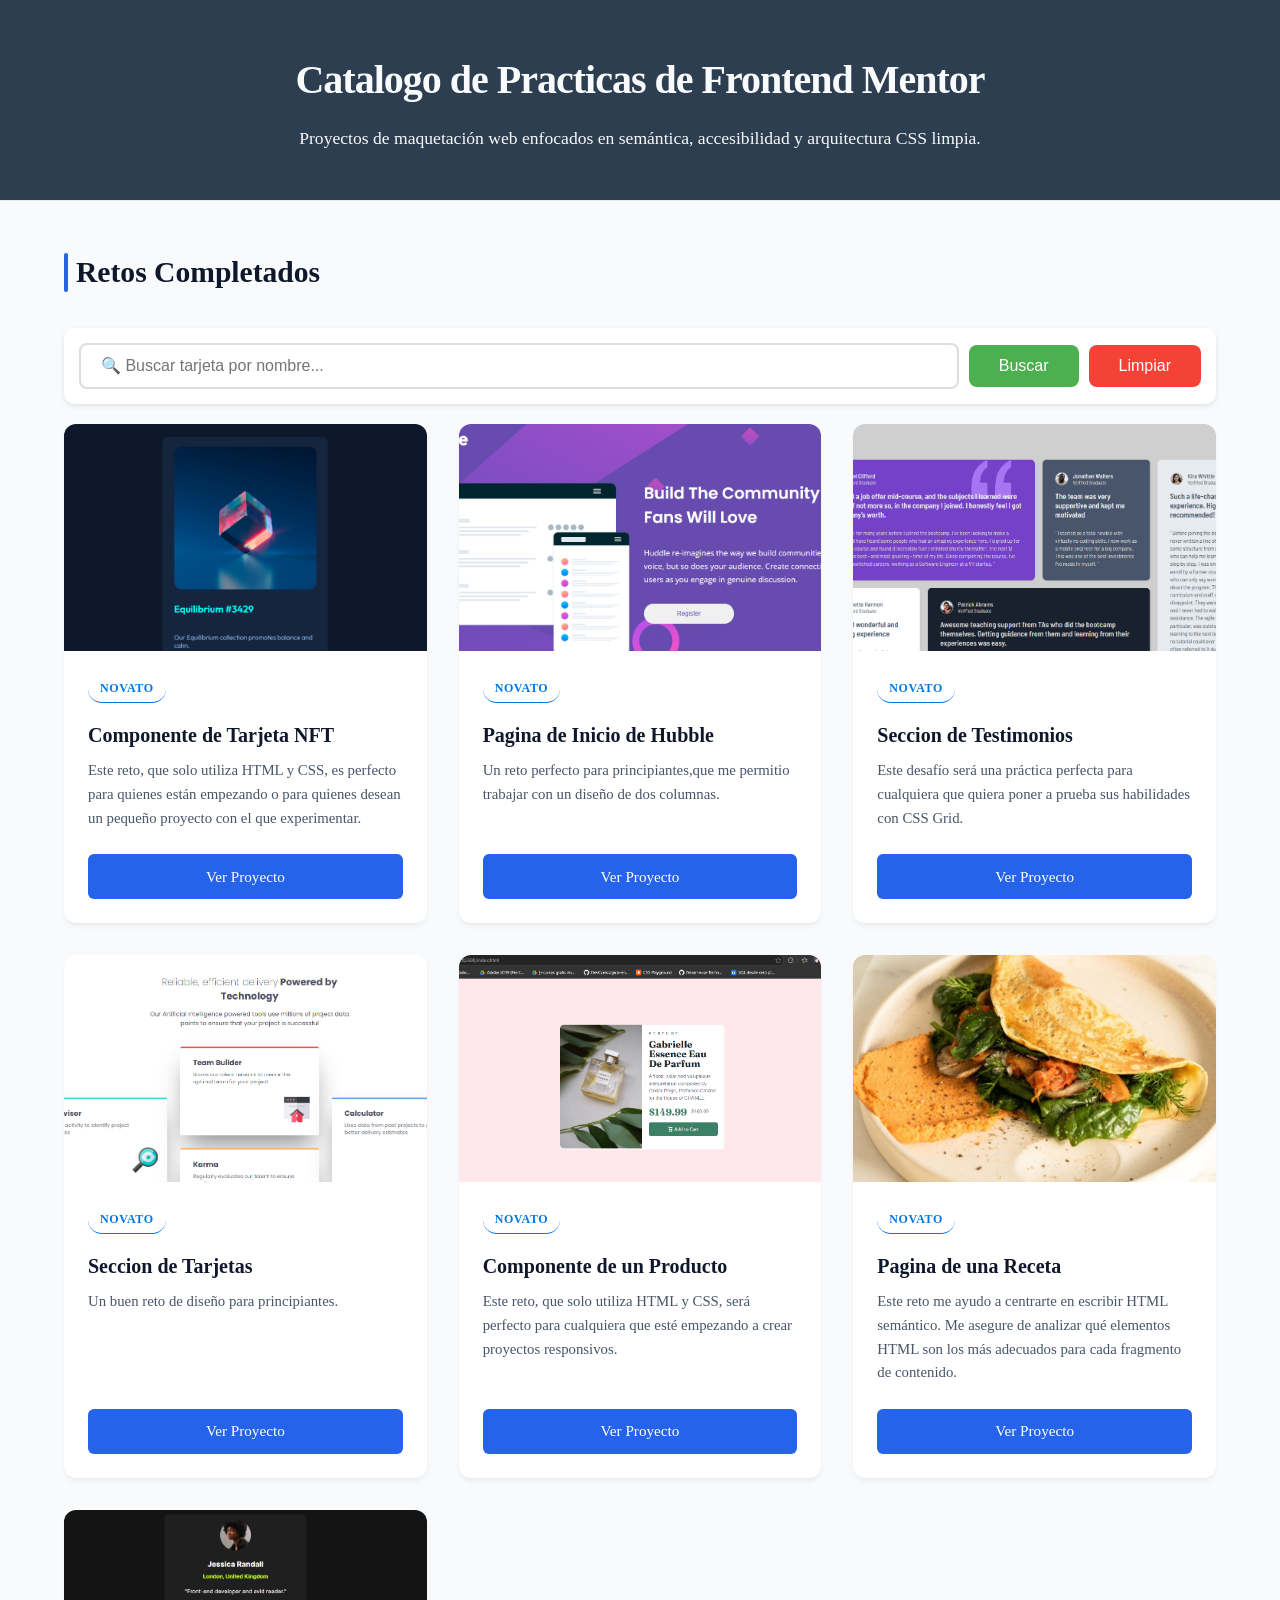
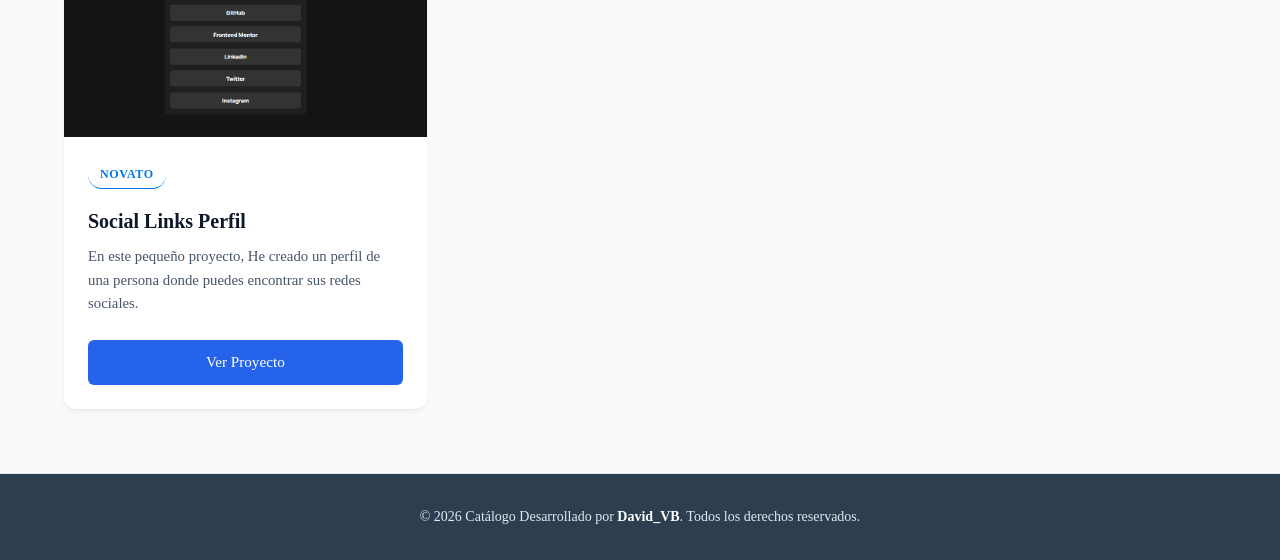
<file: index.html>
<!DOCTYPE html>
<html lang="es">

<head>
    <meta charset="UTF-8">
    <meta name="viewport" content="width=device-width, initial-scale=1.0">

    <title>Catálogo de Miniproyectos Frontend | Tu Nombre</title>
    <meta name="description"
        content="Explora mi colección de retos frontend de maquetación avanzada utilizando HTML, CSS semántico, layouts con Grid, Flexbox y metodología BEM.">
    <meta name="robots" content="index, follow">
    <link rel="canonical" href="https://tu-usuario.github.io/nombre-del-repositorio/">

    <link rel="preconnect" href="https://fonts.googleapis.com">
    <link rel="preconnect" href="https://fonts.gstatic.com" crossorigin>
    <link href="https://fonts.googleapis.com/css2?family=Inter:wght@400;500;600;700&display=swap" rel="stylesheet">

    <link rel="stylesheet" href="main_Style.css">
</head>

<body>

    <header class="header">
        <div class="header__container">
            <h1 class="header__title">Catalogo de Practicas de Frontend Mentor</h1>
            <p class="header__subtitle">Proyectos de maquetación web enfocados en semántica, accesibilidad y
                arquitectura CSS limpia.</p>
        </div>
    </header>

    <main class="main-content">

        <section class="catalog" aria-labelledby="catalog-title">
            <h2 id="catalog-title" class="catalog__title">Retos Completados</h2>

            <!-- ===== BUSCADOR ===== -->
            <div class="buscador">
                <input type="text" id="buscadorInput" placeholder="🔍 Buscar tarjeta por nombre...">
                <button onclick="buscarTarjetas()">Buscar</button>
                <button class="limpiar" onclick="limpiarBusqueda()">Limpiar</button>
            </div>

            <div class="catalog__grid">


                <!-- Mensaje sin resultados -->
                <div class="sin-resultados" id="sinResultados">
                    😕 No se encontraron tarjetas
                </div>


                <article class="project-card">
                    <div class="project-card__preview">
                        <img src="List_Screenshot/Sixth_Challenge.png" alt="Vista previa de Componente de NTF Card"
                            class="project-card__img" loading="lazy">
                    </div>
                    <div class="project-card__content">
                        <span class="project-card__badge project-card__badge--Novato">Novato</span>
                        <h3 class="project-card__title">Componente de Tarjeta NFT</h3>
                        <p class="project-card__description">Este reto, que solo utiliza HTML y CSS, es perfecto para
                            quienes están empezando o para quienes desean un pequeño proyecto con el que experimentar.
                        </p>
                        <div class="project-card__actions">
                            <a href="https://david-vb03.github.io/My_Practices_portfolio/Newbie_Level/NTF_Card_Component/index.html"
                                class="project-card__link">Ver
                                Proyecto</a>
                        </div>
                    </div>
                </article>

                <article class="project-card">
                    <div class="project-card__preview">
                        <img src="List_Screenshot/Fourth_Challenge.png" alt="Vista previa de la pagina de inicio Hubble"
                            class="project-card__img" loading="lazy">
                    </div>
                    <div class="project-card__content">
                        <span class="project-card__badge project-card__badge--Novato">Novato</span>
                        <h3 class="project-card__title">Pagina de Inicio de Hubble</h3>
                        <p class="project-card__description">Un reto perfecto para principiantes,que me permitio
                            trabajar con un diseño de dos columnas.</p>
                        <div class="project-card__actions">
                            <a href="https://david-vb03.github.io/My_Practices_portfolio/Newbie_Level/Hubble_Simple_LandingPage/index.html"
                                class="project-card__link">Ver
                                Proyecto</a>
                        </div>
                    </div>
                </article>



                <article class="project-card">
                    <div class="project-card__preview">
                        <img src="List_Screenshot/Fifth_evidence.png" alt="Vista previa del reto Testimonial section"
                            class="project-card__img" loading="lazy">
                    </div>
                    <div class="project-card__content">
                        <span class="project-card__badge project-card__badge--Novato">Novato</span>
                        <h3 class="project-card__title">Seccion de Testimonios</h3>
                        <p class="project-card__description">Este desafío será una práctica perfecta para cualquiera que
                            quiera poner a prueba sus habilidades con CSS Grid.</p>
                        <div class="project-card__actions">
                            <a href="https://david-vb03.github.io/Card_Feature_section/" class="project-card__link">Ver
                                Proyecto</a>
                        </div>
                    </div>
                </article>

                <article class="project-card">
                    <div class="project-card__preview">
                        <img src="List_Screenshot/BACKGROUND.png" alt="Vista previa del reto Card Section"
                            class="project-card__img" loading="lazy">
                    </div>
                    <div class="project-card__content">
                        <span class="project-card__badge project-card__badge--Novato">Novato</span>
                        <h3 class="project-card__title">Seccion de Tarjetas</h3>
                        <p class="project-card__description">Un buen reto de diseño para principiantes.</p>
                        <div class="project-card__actions">
                            <a href="https://david-vb03.github.io/Card_Feature_section/" class="project-card__link">Ver
                                Proyecto</a>
                        </div>
                    </div>
                </article>

                <article class="project-card">
                    <div class="project-card__preview">
                        <img src="List_Screenshot/evidence.png"
                            alt="Vista previa del diseño escalonado con cuatro tarjetas" class="project-card__img"
                            loading="lazy">
                    </div>
                    <div class="project-card__content">
                        <span class="project-card__badge project-card__badge--Novato">Novato</span>
                        <h3 class="project-card__title">Componente de un Producto</h3>
                        <p class="project-card__description">Este reto, que solo utiliza HTML y CSS, será perfecto para
                            cualquiera que esté empezando a crear proyectos responsivos.</p>
                        <div class="project-card__actions">
                            <a href="https://david-vb03.github.io/Product_preview_component/"
                                class="project-card__link">Ver Proyecto</a>
                        </div>
                    </div>
                </article>

                <article class="project-card">
                    <div class="project-card__preview">
                        <img src="List_Screenshot/image-omelette.jpeg" alt="Vista previa del reto Stats Preview Card"
                            class="project-card__img" loading="lazy">
                    </div>
                    <div class="project-card__content">
                        <span class="project-card__badge project-card__badge--Novato">Novato</span>
                        <h3 class="project-card__title">Pagina de una Receta</h3>
                        <p class="project-card__description">Este reto me ayudo a centrarte en escribir HTML semántico.
                            Me asegure de analizar qué elementos HTML son los más adecuados para cada fragmento de
                            contenido.</p>
                        <div class="project-card__actions">
                            <a href="https://david-vb03.github.io/Recipe_Website/" class="project-card__link">Ver
                                Proyecto</a>
                        </div>
                    </div>
                </article>
                <article class="project-card">
                    <div class="project-card__preview">
                        <img src="List_Screenshot/screenshot.png" alt="Vista previa del Social Link perfil"
                            class="project-card__img" loading="lazy">
                    </div>
                    <div class="project-card__content">
                        <span class="project-card__badge project-card__badge--Novato">Novato</span>
                        <h3 class="project-card__title">Social Links Perfil</h3>
                        <p class="project-card__description">En este pequeño proyecto,
                            He creado un perfil de una persona donde puedes encontrar sus redes sociales.</p>
                        <div class="project-card__actions">
                            <a href="https://david-vb03.github.io/Social_Links_Profile/" class="project-card__link">Ver
                                Proyecto</a>
                        </div>
                    </div>
                </article>

            </div>
        </section>
    </main>

    <footer class="footer">
        <p class="footer__text">&copy; 2026 Catálogo Desarrollado por <a href="https://github.com/David-VB03"
                target="_blank" rel="no opener noreferrer ">David_VB</a>. Todos los derechos
            reservados.</p>
    </footer>
    <script src="main_script.js"></script>
</body>

</html>
</file>
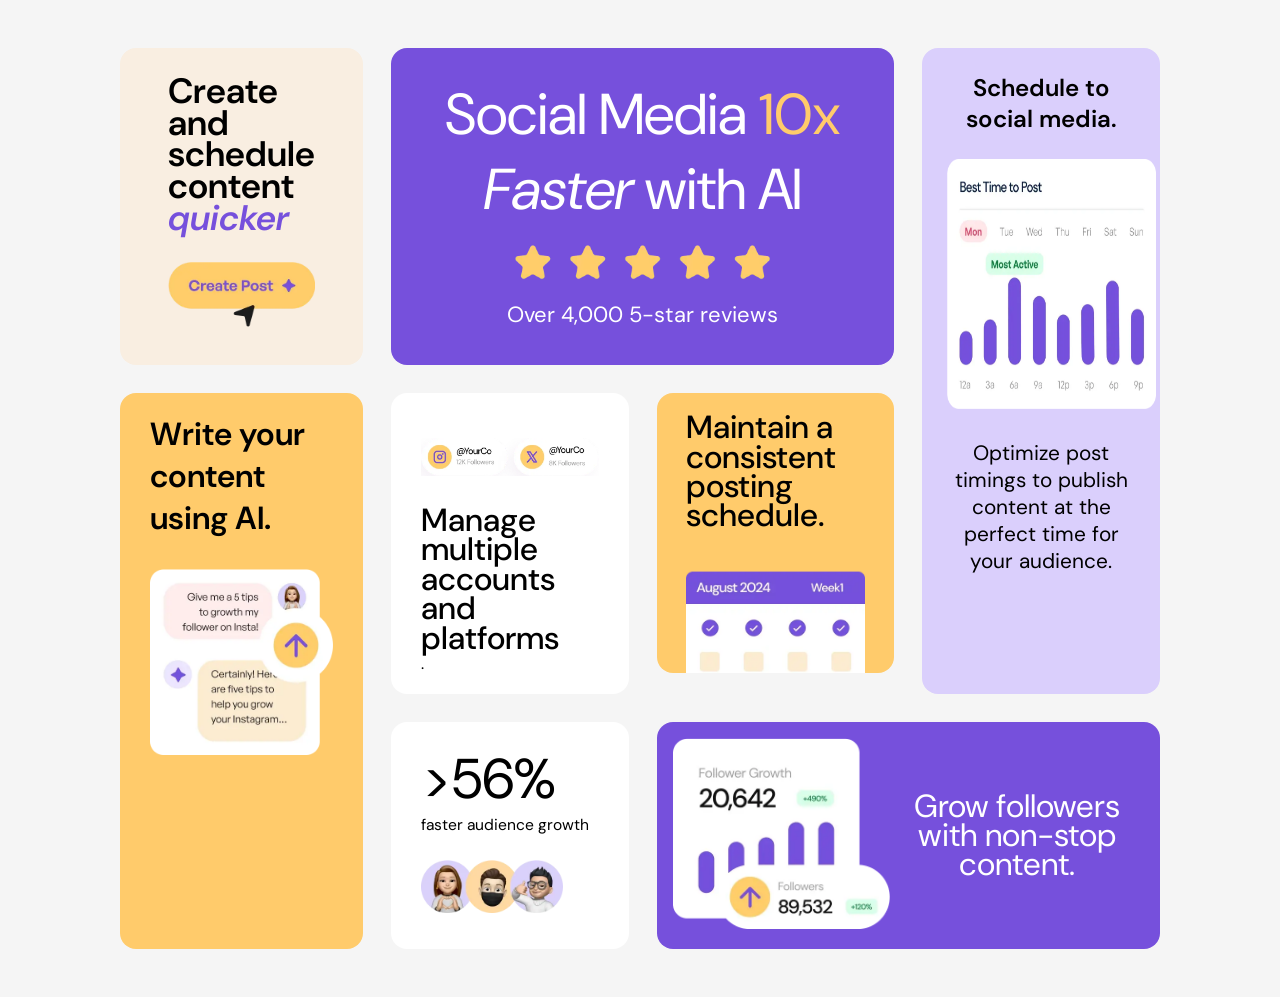
<file: Junior_Level/Bento_Grid/index.html>
<!DOCTYPE html>
<html lang="en">

<head>
  <meta charset="UTF-8">
  <meta name="viewport" content="width=device-width, initial-scale=1.0">
  <!-- displays site properly based on user's device -->
  <link rel="preconnect" href="https://fonts.googleapis.com">
  <link rel="preconnect" href="https://fonts.gstatic.com" crossorigin>
  <link
    href="https://fonts.googleapis.com/css2?family=DM+Sans:ital,opsz,wght@0,9..40,100..1000;1,9..40,100..1000&display=swap"
    rel="stylesheet">
  <link rel="icon" type="image/png" sizes="32x32" href="./assets/images/favicon-32x32.png">
  <link rel="stylesheet" href="grid_styles.css">
  <title>Frontend Mentor | Bento grid</title>

  <!-- Feel free to remove these styles or customise in your own stylesheet 👍 -->
  <!--<style>
    .attribution {
      font-size: 0.6875rem;
      text-align: center;
    }

    .attribution a {
      color: hsl(228, 45%, 44%);
    }
  </style>-->
</head>

<body>
  <main class="content">
    <Section class="content__item content__item--first">
      <p class="conten__text--first">Social Media <span>10x</span> <i>Faster</i> with AI</p>
      <div class="content__container--first">
        <img src="./assets/images/illustration-five-stars.webp" alt="" aria-hidden="true">
        <p class="content__message--first">Over 4,000 5-star reviews
        <p>
      </div>
    </Section>


    <Secction class="content__item content__item--second">
      <div class="content__container content__container--second">
        <img src="./assets/images/illustration-multiple-platforms.webp" alt="" aria-hidden="true">
      </div>
      <p class="content__text--second">Manage multiple accounts and platforms</p>.
    </Secction>

    <Secction class="content__item content__item--third">
      <p class="content__text--third">Maintain a consistent posting schedule.</p>
      <div class="content__container--third">
        <img src="./assets/images/illustration-consistent-schedule.webp" alt="" aria-hidden="true">
      </div>
    </Secction>

    <Section class="content__item content__item--fourth">
      <p class="content__title--fourth">Schedule to social media.</p>
      <div class="content__container--fourth">
        <img src="./assets/images/illustration-schedule-posts.webp" alt="" aria-hidden="true">
      </div>
      <span class="content__message--fourth">Optimize post timings to publish content at the perfect time for your
        audience.</span>
    </Section>

    <Secction class="content__item content__item--fifth">
      <div class="content__container--fifth">
        <img src="./assets/images/illustration-grow-followers.webp" alt="" aria-hidden="true">

      </div>
      <p class="content__text--fifth">Grow followers with non-stop content.</p>
    </Secction>

    <Secction class="content__item content__item--sixth">
      <h3 class="content__percentage"> >56%</h3>
      <p class="conten__text--sixth"> faster audience growth</p>
      <div class="content__container--sixth">
        <img src="./assets/images/illustration-audience-growth.webp" alt="" aria-hidden="true">
      </div>
    </Secction>

    <Section class="content__item content__item--seventh">
      <p class="content__text--seventh">Create and schedule content <i>quicker</i></p>
      <div class="content__container--seventh">
        <img src="./assets/images/illustration-create-post.webp" alt="" aria-hidden="true">
      </div>
    </Section>

    <Secction class="content__item content__item--eigth">
      <p class="conten__text--eigth">Write your content using AI.</p>
      <div class="content__container--eigth">

        <img src="./assets/images/illustration-ai-content.webp" alt="" aria-hidden="true">

      </div>
    </Secction>





  </main>

</body>

</html>
</file>
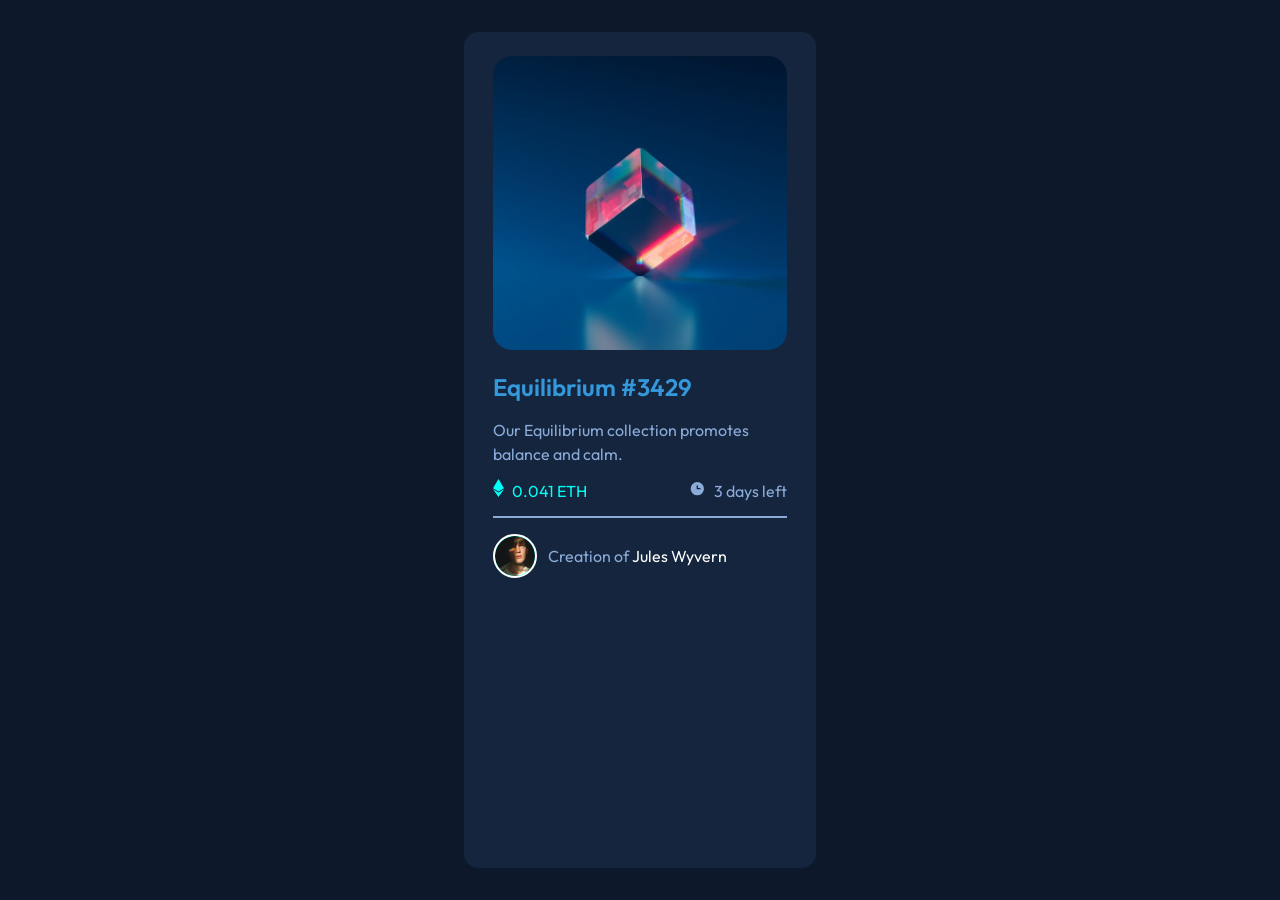
<file: Newbie_Level/NTF_Card_Component/index.html>
<!DOCTYPE html>
<html lang="en">

<head>
  <meta charset="UTF-8">
  <meta name="viewport" content="width=device-width, initial-scale=1.0">
  <!-- displays site properly based on user's device -->
  <link rel="stylesheet" href="/base.css">
  <link rel="stylesheet" href="second_style.css">
  <link rel="icon" type="image/png" sizes="32x32" href="./images/favicon-32x32.png">
  <link rel="preconnect" href="https://fonts.googleapis.com">
  <link rel="preconnect" href="https://fonts.gstatic.com" crossorigin>
  <link href="https://fonts.googleapis.com/css2?family=Outfit:wght@100..900&display=swap" rel="stylesheet">

  <title>Frontend Mentor | NFT preview card component</title>


</head>

<body>

  <main class="card">
    <picture class="img__container">
      <img src="images/image-equilibrium.jpg" alt="An empty font">
      <div class="overlay">
        <img src="images/icon-view.svg" alt="">
      </div>
    </picture>
    <section class="card__content">
      <h1><a href="#">Equilibrium #3429</a></h1>
      <p class="text__content">
        Our Equilibrium collection promotes balance and calm.
      </p>
      <div class="details__information">
        <span class="price__product"><img src="images/icon-ethereum.svg" alt="">0.041 ETH</span>
        <span class="time__product"><img src="images/icon-clock.svg" alt="">3 days left</span>
      </div>
      <hr>
      <div class="author">
        <img src="images/image-avatar.png" alt="A profile of author" width="44" height="44">
        <p class="author__product">Creation of <a href="#">Jules Wyvern</a></p>
      </div>
    </section>
  </main>


</body>

</html>
</file>
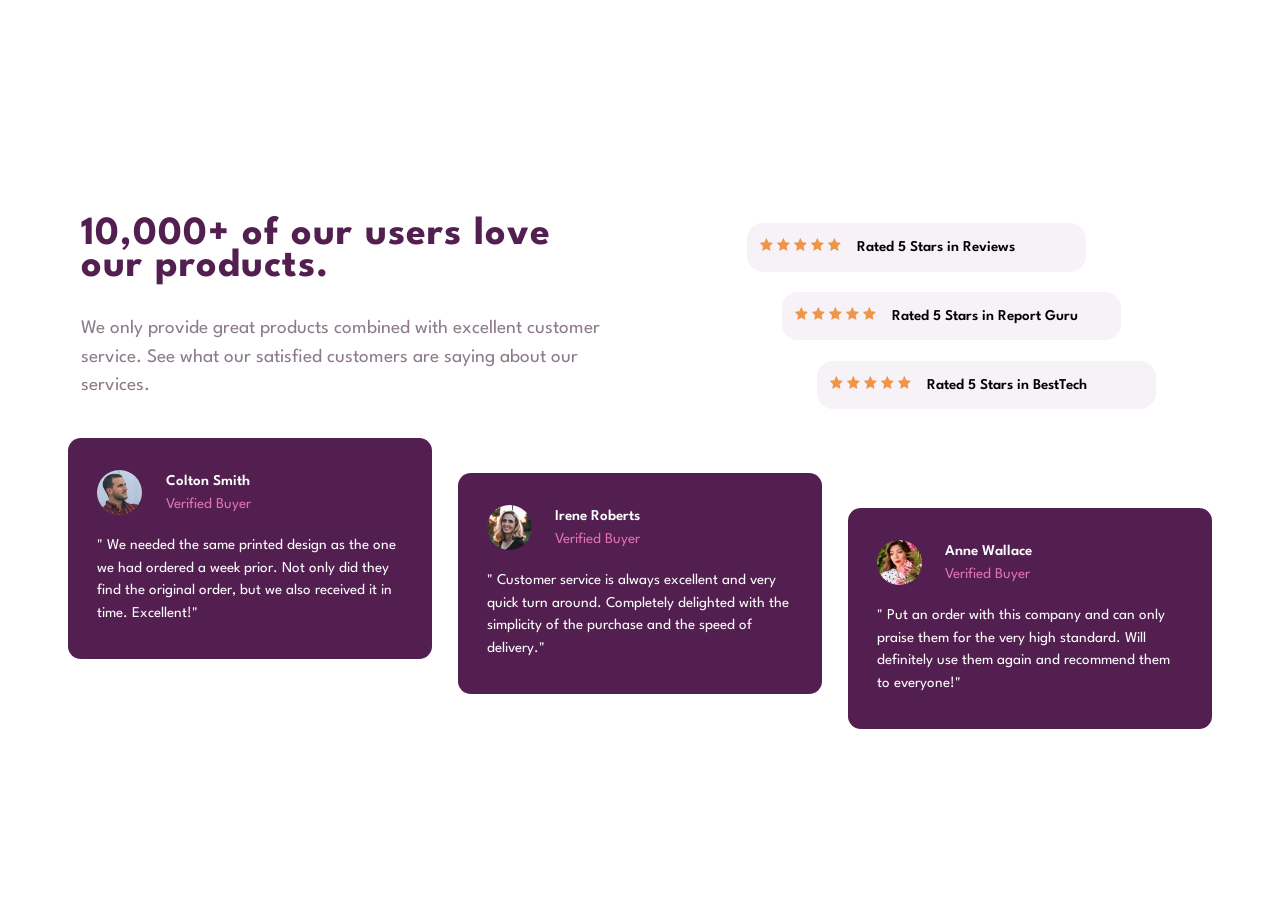
<file: Newbie_Level/Section_Master_Proof/index.html>
<!DOCTYPE html>
<html lang="en">

<head>
  <meta charset="UTF-8" />
  <meta name="viewport" content="width=device-width, initial-scale=1.0" />
  <!-- displays site properly based on user's device -->
  <link rel="icon" type="image/png" sizes="32x32" href="./images/favicon-32x32.png" />
  <link rel="preconnect" href="https://fonts.googleapis.com">
  <link rel="preconnect" href="https://fonts.gstatic.com" crossorigin>
  <link href="https://fonts.googleapis.com/css2?family=League+Spartan:wght@100..900&display=swap" rel="stylesheet">
  <link rel="stylesheet" href="third_style.css">
  <title>Frontend Mentor | Social proof section</title>
</head>

<body>
  <main class="container">
    <section class="main__content">
      <h1>10,000+ of our users love our products.</h1>
      <p>
        We only provide great products combined with excellent customer service.
        See what our satisfied customers are saying about our services.
      </p>
    </section>
    <section class="qualification__content">
      <ul>
        <li>
          <div class="icon__list"><img src="images/icon-star.svg" alt="#">
            <img src="images/icon-star.svg" alt="#">
            <img src="images/icon-star.svg" alt="#">
            <img src="images/icon-star.svg" alt="#">
            <img src="images/icon-star.svg" alt="#">
          </div>Rated 5 Stars in Reviews
        </li>

        <li>
          <div class="icon__list"><img src="images/icon-star.svg" alt="#">
            <img src="images/icon-star.svg" alt="#">
            <img src="images/icon-star.svg" alt="#">
            <img src="images/icon-star.svg" alt="#">
            <img src="images/icon-star.svg" alt="#">
          </div>Rated 5 Stars in Report Guru
        </li>


        <li>
          <div class="icon__list"><img src="images/icon-star.svg" alt="#">
            <img src="images/icon-star.svg" alt="#">
            <img src="images/icon-star.svg" alt="#">
            <img src="images/icon-star.svg" alt="#">
            <img src="images/icon-star.svg" alt="#">
          </div>Rated 5 Stars in BestTech
        </li>
      </ul>
    </section>
    <section class="comments__section">
      <article class="card">
        <div class="profile__section">
          <img src="images/image-colton.jpg" alt="Picture of the author">
          <p class="name__author">
            Colton Smith</p>
          <p>Verified Buyer</p>

        </div>
        <p>
          " We needed the same printed design as the one we had ordered a week prior.
          Not only did they find the original order, but we also received it in time.
          Excellent!"
        </p>
      </article>

      <article class="card">
        <div class="profile__section">
          <img src="images/image-irene.jpg" alt="Picture of the author">
          <p class="name__author">Irene Roberts</p>
          <p>Verified Buyer</p>
        </div>
        <p>
          " Customer service is always excellent and very quick turn around. Completely
          delighted with the simplicity of the purchase and the speed of delivery."
        </p>
      </article>
      <article class="card">
        <div class="profile__section">
          <img src="images/image-anne.jpg" alt="Picture of the image">
          <p class="name__author">Anne Wallace</p>
          <p>Verified Buyer</p>
        </div>
        <p>
          " Put an order with this company and can only praise them for the very high
          standard. Will definitely use them again and recommend them to everyone!"
        </p>
      </article>
    </section>
  </main>
</body>

</html>
</file>
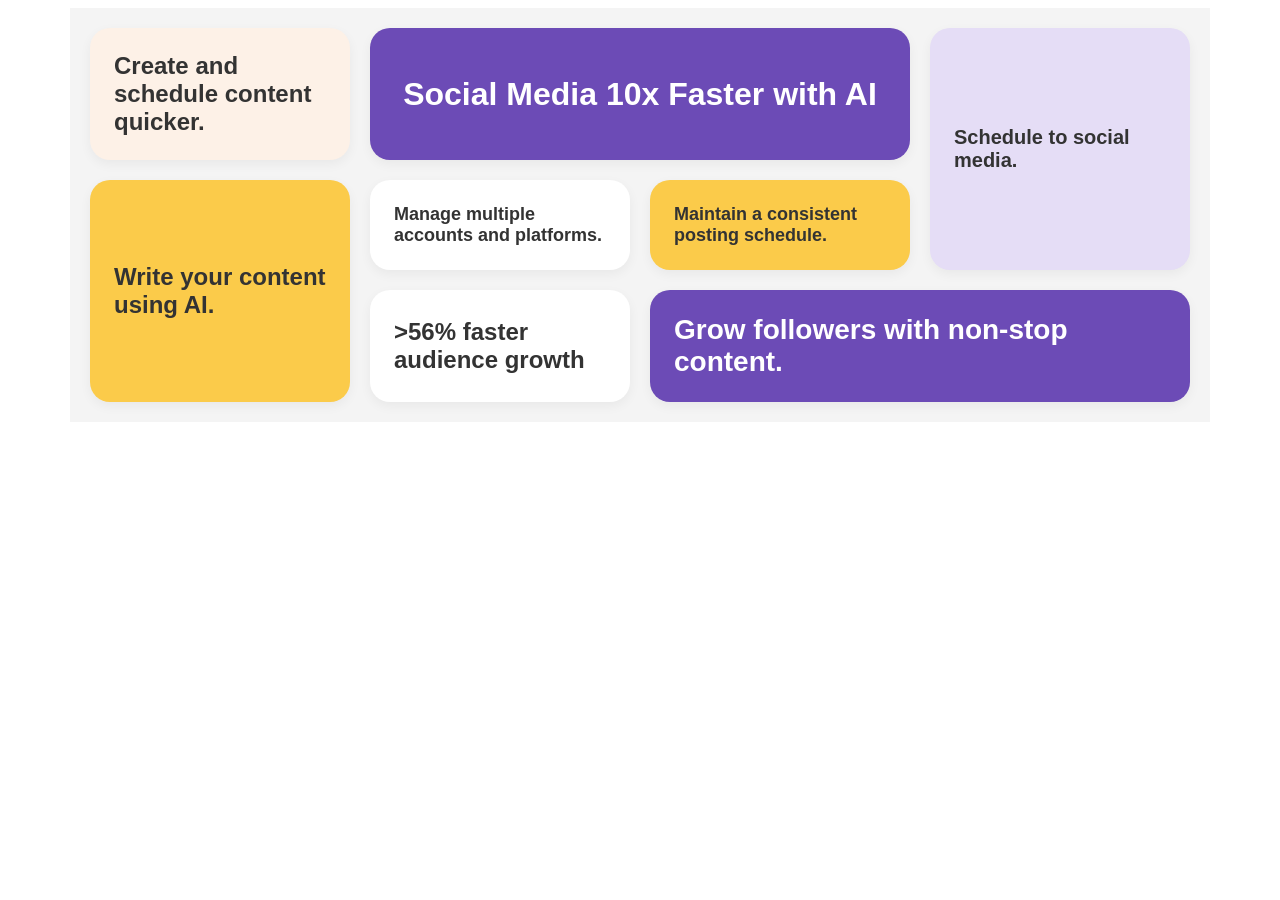
<file: Junior_Level/Bento_Grid/tester.html>
<!DOCTYPE html>
<html lang="es">

<head>
    <meta charset="UTF-8">
    <style>
        /* 1. EL CONTENEDOR (El tablero) */
        .bento-grid {
            display: grid;
            /* 4 columnas de igual tamaño */
            grid-template-columns: repeat(4, 1fr);
            /* 3 filas que se ajustan al contenido */
            grid-template-rows: auto auto auto;

            /* EL MAPA: Aquí le decimos qué va en cada lugar */
            grid-template-areas:
                "crear    social    social    horario"
                "escribir manage    posting   horario"
                "escribir growth    followers followers";

            gap: 20px;
            /* Espacio entre tarjetas */
            max-width: 1100px;
            margin: 0 auto;
            padding: 20px;
            background-color: #f4f4f4;
            /* Fondo gris claro de la imagen */
            font-family: 'Arial', sans-serif;
        }

        /* 2. ESTILO BASE DE TODAS LAS TARJETAS */
        .card {
            border-radius: 20px;
            padding: 24px;
            display: flex;
            flex-direction: column;
            justify-content: center;
            box-shadow: 0 4px 12px rgba(0, 0, 0, 0.05);
            transition: transform 0.2s;
            /* Efecto de movimiento */
        }

        .card:hover {
            transform: translateY(-5px);
            /* Se levanta al pasar el mouse */
        }

        /* 3. ASIGNACIÓN DE ÁREAS Y COLORES */
        /* Aquí conectamos el HTML con el mapa de arriba */

        .card-crear {
            grid-area: crear;
            background-color: #fdf1e7;
            font-size: 24px;
            font-weight: bold;
            color: #333;
        }

        .card-social {
            grid-area: social;
            background-color: #6c4bb6;
            color: white;
            text-align: center;
            font-size: 32px;
            font-weight: bold;
        }

        .card-horario {
            grid-area: horario;
            background-color: #e5ddf6;
            color: #333;
            font-size: 20px;
            font-weight: bold;
        }

        .card-escribir {
            grid-area: escribir;
            background-color: #fbcb4a;
            font-size: 24px;
            font-weight: bold;
            color: #333;
        }

        .card-manage {
            grid-area: manage;
            background-color: #ffffff;
            font-size: 18px;
            font-weight: bold;
            color: #333;
        }

        .card-posting {
            grid-area: posting;
            background-color: #fbcb4a;
            font-size: 18px;
            font-weight: bold;
            color: #333;
        }

        .card-growth {
            grid-area: growth;
            background-color: #ffffff;
            font-size: 24px;
            font-weight: bold;
            color: #333;
        }

        .card-followers {
            grid-area: followers;
            background-color: #6c4bb6;
            color: white;
            font-size: 28px;
            font-weight: bold;
        }
    </style>
</head>

<body>

    <div class="bento-grid">
        <div class="card card-crear">Create and schedule content quicker.</div>
        <div class="card card-social">Social Media 10x Faster with AI</div>
        <div class="card card-horario">Schedule to social media.</div>
        <div class="card card-escribir">Write your content using AI.</div>
        <div class="card card-manage">Manage multiple accounts and platforms.</div>
        <div class="card card-posting">Maintain a consistent posting schedule.</div>
        <div class="card card-growth">>56% faster audience growth</div>
        <div class="card card-followers">Grow followers with non-stop content.</div>
    </div>

</body>

</html>
</file>
<file: main_Style.css>
/* ==========================================================================
   1. VARIABLES DE DISEÑO (Arquitectura de Diseño Centralizada)
   ========================================================================== */
:root {
    /* Paleta de Colores (Muted / Soft) */
    --clr-bg: #f8fafc;
    --clr-surface: #ffffff;
    --clr-text-main: #0f172a;
    --clr-text-muted: #475569;
    --clr-primary: #2563eb;
    --clr-primary-hover: #1d4ed8;
    
    /* Estados de Dificultad (Modificadores BEM) */
    --clr-badge-Novato: #10b981;
    --clr-badge-junior: #3b82f6;

    /* Fuentes y Escala Fluida (A11y & Scalability) */
    --ff-main: 'Inter', sans-serif;
    --fs-body: 1rem;
    --fs-title-main: clamp(1.75rem, 4vw, 2.5rem);
    --fs-title-section: clamp(1.35rem, 3vw, 1.85rem);

    /* Efectos Globales */
    --radius-md: 12px;
    --shadow-sm: 0 4px 6px -1px rgb(0 0 0 / 0.05), 0 2px 4px -2px rgb(0 0 0 / 0.05);
    --shadow-md: 0 10px 15px -3px rgb(0 0 0 / 0.1), 0 4px 6px -4px rgb(0 0 0 / 0.1);
    --transition-smooth: all 0.3s cubic-bezier(0.4, 0, 0.2, 1);
}

/* ==========================================================================
   2. RESET PROFESIONAL (Evita fallos de diseño comunes)
   ========================================================================== */
*, *::before, *::after {
    box-sizing: border-box;
    margin: 0;
    padding: 0;
}

body {
    font-family: #F8F9FA;
    background-color: var(--clr-bg);
    color: var(--clr-text-main);
    font-size: var(--fs-body);
    line-height: 1.6;
}

/* Eliminación de espacio base en imágenes (Reset de Ingeniería frontend) */
img {
    max-width: 100%;
    display: block;
    height: auto;
}

a {
    text-decoration: none;
    color: var(--clr-surface);
    font-family: cursive;
    font-weight: 600;
}

/* ==========================================================================
   3. ESTILOS DE BLOQUES CON ANIDAMIENTO NATIVO (Sintaxis Moderna)
   ========================================================================== */

/* Bloque: Header */
.header {
    background-color: #2C3E50;
    border-bottom: 1px solid #e2e8f0;
    padding: 3rem 1.5rem;
    text-align: center;
    color: var(--clr-bg);
    .header__container {
        max-width: 800px;
        margin: 0 auto;
    }

    .header__title {
        font-size: var(--fs-title-main);
        font-weight: 700;
        letter-spacing: -0.025em;
        margin-bottom: 0.75rem;
    }

    .header__subtitle {
        color: var(#b3b3b3);
        font-size: 1.1rem;

    }
}

/* Bloque: Main Content Container */
.main-content {
    max-width: 1200px;
    margin: 0 auto;
    padding: 3rem 1.5rem;
}
/*Buscador */

   /* ===== BUSCADOR ===== */
        .buscador {
            margin-bottom: 20px;
            display: flex;
            gap: 10px;
            align-items: center;
            background: white;
            padding: 15px;
            border-radius: 10px;
            box-shadow: 0 2px 5px rgba(0,0,0,0.1);
        }

        .buscador input {
            flex: 1;
            padding: 12px 20px;
            border: 2px solid #ddd;
            border-radius: 8px;
            font-size: 16px;
            transition: 0.3s;
        }

        .buscador input:focus {
            outline: none;
            border-color: #4CAF50;
            box-shadow: 0 0 0 3px rgba(76, 175, 80, 0.2);
        }

        .buscador button {
            padding: 12px 30px;
            background: #4CAF50;
            color: white;
            border: none;
            border-radius: 8px;
            font-size: 16px;
            cursor: pointer;
            transition: 0.3s;
        }

        .buscador button:hover {
            background: #45a049;
            transform: scale(1.02);
        }

        .buscador .limpiar {
            background: #f44336;
        }

        .buscador .limpiar:hover {
            background: #da190b;
        }
        /* ===== TARJETA OCULTA (para el buscador) ===== */
        .project-card.oculta {
            display: none;
        }

        
        /* ===== MENSAJE CUANDO NO HAY RESULTADOS ===== */
        .sin-resultados {
            display: none;
            grid-column: 1 / -1;
            text-align: center;
            padding: 40px;
            color: #999;
            font-size: 18px;
        }

        .sin-resultados.visible {
            display: block;
        }
/* Bloque: Catálogo */
.catalog {
    .catalog__title {
        font-size: var(--fs-title-section);
        font-weight: 600;
        margin-bottom: 2rem;
        position: relative;
        padding-left: 12px;
        
        /* Decorador de borde izquierdo como acento visual elegante */
        &::before {
            content: '';
            position: absolute;
            left: 0;
            top: 4px;
            bottom: 4px;
            width: 4px;
            background-color: var(--clr-primary);
            border-radius: 2px;
        }
    }

    /* Layout Responsivo Dinámico con CSS Grid (Ahorra Media Queries manuales) */
    .catalog__grid {
        display: grid;
        grid-template-columns: repeat(auto-fill, minmax(300px, 1fr));
        grid-template-rows: 1fr;
        align-content: end;
        gap: 2rem;
       
    }
}

/* Bloque BEM: Project Card */
.project-card {
    background-color: var(--clr-surface);
    border-radius: var(--radius-md);
    overflow: hidden;
    box-shadow: var(--shadow-sm);
    transition: var(--transition-smooth);
    display: flex;
    flex-direction: column; /* Estructura vertical */

    /* Efecto Hover basado en elevación */
    &:hover {
        transform: translateY(-6px);
        box-shadow: var(--shadow-md);
    }

    .project-card__preview {
        position: relative;
        overflow: hidden;
        aspect-ratio: 16 / 10; /* Bloqueo de aspecto responsivo */
    }

    .project-card__img {
        width: 100%;
        height: 100%;
        object-fit: cover; /* Ajuste inteligente sin deformación */
    }

    .project-card__content {
        padding: 1.5rem;
        display: flex;
        flex-direction: column;
        flex-grow: 1; /* Empuja las acciones al fondo de la tarjeta */
    }

    /* Elementos con variaciones por Modificadores */
    .project-card__badge {
        align-self: flex-start;
        font-size: 0.75rem;
        font-weight: 600;
        padding: 0.25rem 0.75rem;
        border-radius: 50px;
        color: #0077e7;
        font-weight: 700;
        border-bottom: 1px solid #0077e7;
        margin-bottom: 1rem;
        text-transform: uppercase;
        letter-spacing: 0.05em;

        &--Novato {
            background-color: var(--clr-badge-Novato);
        }

        &--junior {
            background-color: var(--clr-badge-junior);
        }
    }
    .project-card__badge--junior{
        color: #e9c705;
        border-bottom: 1px solid #e9c705;
    }

    .project-card__title {
        font-size: 1.25rem;
        font-weight: 600;
        margin-bottom: 0.5rem;
    }

    .project-card__description {
        color: var(--clr-text-muted);
        font-size: 0.925rem;
        margin-bottom: 1.5rem;
    }

    .project-card__actions {
        margin-top: auto; /* Empuja el botón al final si hay descripciones más cortas */
    }

    .project-card__link {
        display: inline-block;
        background-color: var(--clr-primary);
        color: #ffffff;
        font-weight: 500;
        font-size: 0.95rem;
        padding: 0.65rem 1.25rem;
        border-radius: 6px;
        width: 100%;
        text-align: center;
        transition: var(--transition-smooth);

        &:hover {
            background-color: var(--clr-primary-hover);
        }
    }
}

/* Bloque: Footer */
.footer {
    background-color: #2C3E50;
    border-top: 1px solid #e2e8f0;
    padding: 2rem 1.5rem;
    text-align: center;
    margin-top: 1rem;

    .footer__text {
        color: #e2e8f0;
        font-size: 0.875rem;
    }
}

/* PseudoElementos*/

a:hover{
    color:var(--clr-text-main);
    font-weight: 600;
    font-family: cursive;
}

@media (max-width:563px){
    
    .buscador{
        display: grid;
        grid-template-columns: repeat(2,minmax(50px,1fr));
        grid-template-rows: repeat(2,1fr);
        align-items: center;
        
    }
    .buscador input{
        grid-row: 1/2;
        grid-column: 1/3;
    }
    .buscador .limpiar,.buscador:first-child(){
        width: 0.5fr;
    }
    .catalog 

            .catalog__grid{
                grid-template-columns: repeat(auto-fill, minmax(150px, 100%));
                gap: 1.2rem;
            }
}
</file>
<file: Junior_Level/Bento_Grid/grid_styles.css>
*,
*::after,
*::before {
  margin: 0;
  padding: 0;
  box-sizing: border-box;
}

:root {
  --Purple-100: hsl(254, 88%, 90%);
  --Purple-500: hsl(256, 67%, 59%);
  --Yellow-100: hsl(31, 66%, 93%);
  --Yellow-500: hsl(39, 100%, 71%);
  --White: hsl(0, 0%, 100%);
  --Black: hsl(0, 0%, 7%);
}

body {
  font-size: 100%;
  font-family: "DM Sans", sans-serif;
  font-optical-sizing: auto; /* Activa el ajuste óptico automático */
  font-weight: 400;
  min-height: 100vh;
  display: flex;
  flex-direction: row;
  justify-content: center;
  align-items: center;
  background: rgba(128, 128, 128, 0.075);
}
h3 {
  font-size: 3.5rem;
  font-weight: 400;
}
img {
  width: 100%;
}
.content {
  display: flex;
  flex-direction: column;
  gap: 1.75rem;
  padding: 3rem 0;
  max-width: 35rem;
  min-width: 12rem;
  width: 90%;
}
.content__item {
  border-radius: 1rem;
  padding: 1.25rem 1.8625rem;
  background-color: var(--White);
}
.content__item--first {
  background-color: var(--Purple-500);
  font-size: 3.6rem;
  text-align: center;
  padding: 1.8rem 2rem;
  color: var(--White);
}

.content__item--first > span {
  font-size: 1.325rem;
}
.conten__text--first > span {
  color: var(--Yellow-500);
}
.content__item--first > .content__container--first {
  display: flex;
  flex-direction: column;
  align-items: center;
  justify-content: center;
  width: 100%;
  font-size: 22px;
}
.content__container--first > img {
  scale: 0.6;
}
.content__text--second,
.content__text--third {
  font-size: 2rem;
  font-weight: 500;
  line-height: 0.92;
}
.content__item--third {
  position: relative;
  height: 280px;
  background-color: var(--Yellow-500);
  padding-bottom: 0;
  overflow: hidden;
}
.content__container--third {
  position: absolute;
  width: 55%;
  transform: translateY(1.6rem);
}
.content__container--third > img {
  width: 100%;
}
.content__item--fourth {
  padding: 2.1875rem;
  background: var(--Purple-100);
  text-align: center;
}
.content__message--fourth {
  font-size: 1.3rem;
}
.content__title--fourth {
  font-size: 1.5rem;
  font-weight: 600;
}

.content__container--fourth,
.content__container--second {
  margin: 25px 0;
  width: 100%;
}
.content__item--fifth {
  padding: 2rem 4.5rem;
  text-align: center;
  font-size: 2rem;
  line-height: 0.9;
  color: var(--White);
  background-color: var(--Purple-500);
}
.content__container--fifth {
  margin: 0 auto;
  margin-bottom: 2.125rem;
}

.content__item--sixth {
  font-size: 1.9rem;
}
.content__container--sixth {
  margin-top: 25px;
  width: 50%;
}

.content__item--seventh {
  background-color: var(--Yellow-100);
  font-size: 2rem;
}
.content__item--seventh {
  padding: 28px 48px;
  font-size: 2.2rem;
  font-weight: 600;
}
.content__text--seventh > i {
  color: var(--Purple-500);
}

.content__container--seventh {
  margin-top: 28px;

  max-width: 100%;
}
.content__item--eigth {
  text-align: start;
  font-size: 2rem;
  font-weight: 600;
  background-color: var(--Yellow-500);
}
.content__container--eigth {
  margin-top: 30px;
  width: 65%;
}

@media (min-width: 690px) {
  body {
    padding: 60px 0;
    margin: 0 auto;
    
  }
  .content {
    display: grid;
    grid-template-columns: 2fr minmax(250px, 1fr);

    max-width: 55rem;
  }
}
@media (min-width: 970px) {
  body {
    padding: 0;
  }

  .content {
    display: grid;
    grid-template-columns: repeat(4, 1fr);

    max-width: 65rem;
  }

  .content__item--seventh {
    order: -10;
    grid-column: 1/2;
    grid-row: 1/2;
    font-family: 16px;
    line-height: 0.9;
  }

  .content__container--fourth {
    position: relative;
    left: 1px;
    width: 110%;
  }
  .content__container--fourth > img {
    height: 250px;
  }
  .content__item--first {
    order: -9;
    grid-column: 2/4;
    grid-row: 1/2;
  }
  .content__item--fourth {
    order: -7;
    grid-column: 4/5;
    grid-row: 1/3;
    padding: 1.5rem;
  }

  .content__item--second {
    order: -6;
    grid-column: 2/3;
    grid-row: 2/3;
  }
  .content__item--third {
     
    order: -5;
    grid-column: 3/4;
    grid-row: 2/3;
  }
  .content__container--third{
    position: relative;
    height:15px;
    width: 100%;
  }
 .content__container--third> img{
   position: absolute;
   top: 15px;
 }
 
  .content__item--eigth {
    order: -4;
    grid-column: 1/2;
    grid-row: 2/4;
    text-align: start;
  }
  .content__container--eigth{
    width: 100%;
  }
  .content__item--sixth {
    order: -3;
    grid-column: 2/3;
    grid-row:3/4;
    font-size: 0.975rem;
  }
  .content__container--sixth{
    width: 80%;
  }
  .content__item--fifth {
    order: -2;
    grid-column: 3/5;
    grid-row: 3/4;
    display: flex;
    flex-direction: row;
    padding: 1rem;
    align-items: center;
  }
  .content__container--fifth {
    margin-bottom: 0;
  }
}
</file>
<file: base.css>
/* ===== base.css - Estilos Base Reutilizables ===== */

/* ===== RESET BÁSICO ===== */
* {
    margin: 0;
    padding: 0;
    box-sizing: border-box;
}

/* ===== TIPOGRAFÍA ===== */
body {
    font-family: Arial, Helvetica, sans-serif;
    line-height: 1.5;
}

/* ===== ENLACES ===== */
a {
    text-decoration: none;
    color: #3498db;
}

a:hover {
    text-decoration: underline;
}

/* ===== BOTONES ===== */
.btn {
    display: inline-block;
    padding: 10px 20px;
    border: none;
    border-radius: 5px;
    cursor: pointer;
    font-size: 16px;
}

.btn:hover {
    background: #2980b9;
}
</file>
<file: Newbie_Level/NTF_Card_Component/second_style.css>
:root{
--Blue-500: hsl(215, 51%, 70%);
--Cyan-400: hsl(178, 100%, 50%);

--Blue-950 : hsl(217, 54%, 11%); /*(main BG)*/
--Blue-900: hsl(216, 50%, 16%); /*(card BG)*/
--Blue-800: hsl(215, 32%, 27%); /*(line )*/
--White: hsl(0, 0%, 100%); 

}
body{
    min-height: 100dvh;
    font-size: 1rem;
  font-family: 'Outfit' ,sans-serif;
  background-color: var(--Blue-950);
   padding: 2rem 0;
   display: flex;
   justify-content: center;
}

main{
    max-width: 75%;
    border-radius: 0.9rem;
    padding: 1.5rem 1.8rem;
    display: flex;
    flex-direction: column;
    align-items: center;
    gap: 0.8rem;
    background-color: var(--Blue-900);
   
   
}
h1{
    font-weight: 600;
    font-size: 1.5rem;
    color: var(--White);
}

picture{
    position: relative;
    overflow: hidden;
    cursor: pointer;
}
  .overlay {
    border-radius: 1.2rem;
            position: absolute;
            top: 0;
            left: 0;
            width: 100%;
            height: 100%;
            background-color: hsla(178, 100%, 50%, 0.5);/* Color con opacidad */
            opacity: 0;              /* Oculto por defecto */
            transition: opacity 0.5s ease;
            display: flex;
            align-items: center;
            justify-content: center;
            pointer-events: none;    /* Permite que el hover se active sobre la imagen */
        }
   .overlay img{
   
            color: white;
            width: 3.4rem;
            height: 3.4rem;
            opacity: 0;              /* Oculto junto con el overlay */
            transition: opacity 1s ease-in-out;
        }
         picture:hover .overlay img{
           
            opacity: 1;
        }
        picture:hover .overlay {
           
            opacity: 1;
        }
       
picture img{
    border-radius: 1.2rem;
    width: 100%;
}


.card__content{
    display: flex;
    flex-direction: column;
    gap: 0.8rem;

}
.text__content,.time__product{
    color: var(--Blue-500) ;
    font-weight: 400;
}
hr{ 
   border: 0.5px solid var(--Blue-500);
}
span{
    color: var(--Blue-500);
}

span img{
    margin-inline-end: 0.5rem;
}
.details__information{
    display: flex;
    justify-content: space-between;
    align-items: center;
}
.price__product{
    color: var(--Cyan-400);
    font-weight: 400;
}
.author{
   display: flex;
   flex-direction: row;
   gap: 0.7rem;
   padding-block-start: 0.2rem;
   align-items: center;
   color: var(--Blue-500);
}
.author img{
    background-color: var(--Cyan-400);
    border-radius: 50%;
    border: 2px solid var(--White);
}
p a{
    text-decoration: none;
    color: var(--White);
}

a:hover {
    color: var(--Cyan-400);
   text-decoration: none;
    transition: 0.2s ease-in-out color;
}

/*Effect Motion*/



@media  (min-width:30rem) {
     main{
        max-width: 22rem;
         
     }
  
}
</file>
<file: Newbie_Level/Section_Master_Proof/third_style.css>
@import url("/base.css");

:root {
  --Light-Grayish-Magenta: hsl(300, 24%, 96%);
  --White: hsl(0, 0%, 100%);
  --heading: rgb(83, 31, 80);
  --color-text: rgb(141, 123, 140);
  --bg-qualification: rgb(247, 242, 248);
  --verified-color: rgb(223, 114, 176);
}

body {
  min-height: 100vh;
  font-size: 0.9375rem;
  font-family: "League Spartan", sans-serif;
  background-color: var(--White);
  display: flex;
  flex-direction: column;
 justify-content: center;
 align-items: center;
  
}

.main__content,
.comments__section,
ul {
  text-align: center;
  display: flex;
  flex-direction: column;
  justify-content: center;
  align-items: center;
  gap: 1rem;
  padding: 0.8rem;
  margin-block-start: 1rem;
  max-width: 35rem;
}

h1 {
  color: var(--heading);
  letter-spacing: 1px;
  font-size: 2.5rem;
  line-height: 0.8;
  font-weight: 700;
}
.main__content p {
  color: var(--color-text);
  font-weight: 400;
  margin-block-start: 1rem;
}
ul > li {
  width: 100%;
  display: block;
  margin-block-start: 0.8rem;
  padding: 0.8rem;
  background-color: var(--bg-qualification);
  border-radius: 1rem;
  list-style-type: none;
  font-weight: 600;
}
.card {
  background-color: var(--heading);
  border-radius: 0.8rem;
  padding: 1.5rem 0.8rem;
  color: var(--White);
  width: 100%;
  min-height: 100%;
}
.profile__section {
  min-width: 75%;
  display: grid;
  align-items: center;
  justify-items: start;
  grid-template-columns: 4.3rem 1fr;
  grid-template-rows: repeat(2, minmax(0.8rem, 1fr));
  padding: 0.5rem 1rem;
}
.profile__section img {
  grid-column: 1/2;
  grid-row: 1/3;
  border-radius: 50%;
  width: 45px;
  height: 45px;
}
.name__author {
  font-weight: 600;
  grid-column: 2/3;
  grid-row: 1/2;
}
.profile__section > p:nth-child(3) {
  color: var(--verified-color);
}
.card > p {
  display: block;
  grid-column: 2/3;
  grid-row: 2/3;
  font-weight: 400;
  padding: 0.7rem 1rem;
  text-align: start;
}

@media (min-width: 55rem) {
 
  main {
    display: grid;
    grid-template-columns: repeat(2, minmax(250px, 1fr));
    grid-template-rows: repeat(2, minmax(150px, 1fr));
    align-items: center;
    justify-items: center;
    margin-block-end: 3rem;
    grid-gap: 1.5rem;
    padding: 2rem;
  }
  .main__content {
    grid-column: 1/2;
    grid-row: 1/2;
    text-align: left;
  
  }
  .main__content p{
    font-size: 1.2rem;
  }
  .qualification__content {
    grid-column: 2/3;
    grid-row: 1/2;
    
  }
  .comments__section {
    min-width: 100%;
    grid-column: 1/3;
    grid-row: 2/3;
    align-self: flex-start;
    display: flex;
    flex-direction: row;
    gap: 1.6rem;
    margin-block-start: 0;
    padding: 0;
  }

  .qualification__content li {
    text-align: left;
    display: flex;
    flex-direction: row;
    align-items: center;
    justify-content: flex-start;
    width: 110%;
  }
  ul {
    padding: 0;
    max-width: 100%;
    gap: 0.5rem;
    align-items: flex-end;
  }
  .icon__list{
    display: inline-block;
    margin-inline-end: 1rem;
  }
  .icon__list > img{
    width: 13px;
    height: 13px;
  }
  li:nth-child(2) {
    transform: translateX(35px);
  }
  li:nth-child(3) {
    transform: translateX(70px);
  }
  .card:nth-child(2){
    transform: translateY(35px);
  }
  
  .card:nth-child(3){
    transform: translateY(70px);
  }
}
</file>
